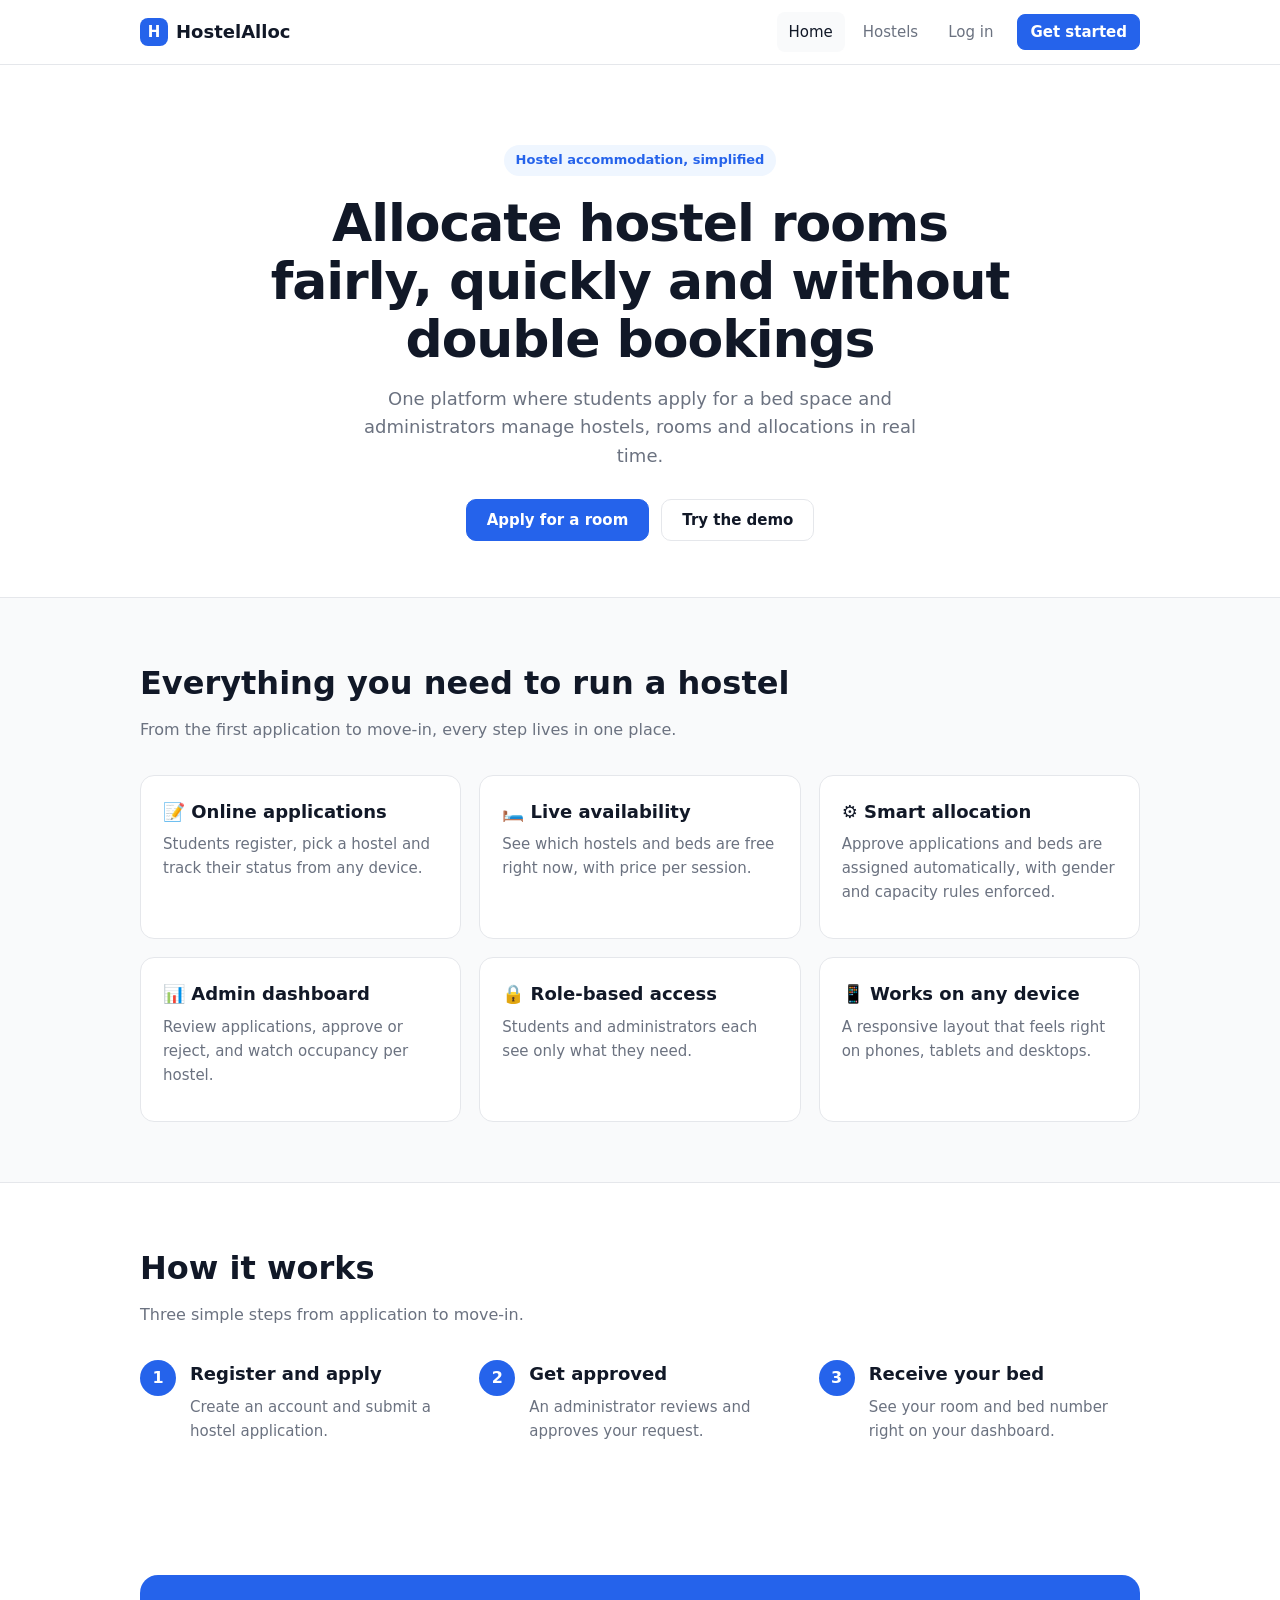
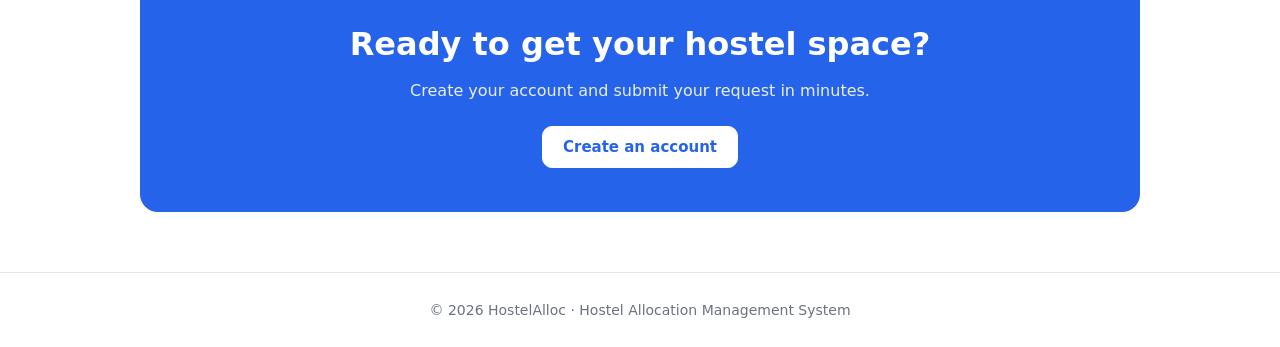
<file: index.html>
<!DOCTYPE html><html lang="en"><head><meta charset="utf-8"><meta name="viewport" content="width=device-width, initial-scale=1, viewport-fit=cover"><meta name="color-scheme" content="light"><title>HostelAlloc – Hostel Allocation Management System</title><link rel="stylesheet" href="style.css"></head><body><header id="hd"></header>
<main>
<div class="wrap hero"><span class="tag">Hostel accommodation, simplified</span>
<h1>Allocate hostel rooms fairly, quickly and without double bookings</h1>
<p class="lead">One platform where students apply for a bed space and administrators manage hostels, rooms and allocations in real time.</p>
<div class="cta"><a class="btn" href="register.html">Apply for a room</a><a class="btn ghost" href="login.html">Try the demo</a></div></div>
<section class="alt"><div class="wrap"><h2>Everything you need to run a hostel</h2><p class="sub">From the first application to move-in, every step lives in one place.</p>
<div class="grid">
<div class="card"><h3>📝 Online applications</h3><p class="m">Students register, pick a hostel and track their status from any device.</p></div>
<div class="card"><h3>🛏️ Live availability</h3><p class="m">See which hostels and beds are free right now, with price per session.</p></div>
<div class="card"><h3>⚙️ Smart allocation</h3><p class="m">Approve applications and beds are assigned automatically, with gender and capacity rules enforced.</p></div>
<div class="card"><h3>📊 Admin dashboard</h3><p class="m">Review applications, approve or reject, and watch occupancy per hostel.</p></div>
<div class="card"><h3>🔒 Role-based access</h3><p class="m">Students and administrators each see only what they need.</p></div>
<div class="card"><h3>📱 Works on any device</h3><p class="m">A responsive layout that feels right on phones, tablets and desktops.</p></div>
</div></div></section>
<section><div class="wrap"><h2>How it works</h2><p class="sub">Three simple steps from application to move-in.</p>
<div class="grid">
<div class="step"><div class="num">1</div><div><h3>Register and apply</h3><p class="m">Create an account and submit a hostel application.</p></div></div>
<div class="step"><div class="num">2</div><div><h3>Get approved</h3><p class="m">An administrator reviews and approves your request.</p></div></div>
<div class="step"><div class="num">3</div><div><h3>Receive your bed</h3><p class="m">See your room and bed number right on your dashboard.</p></div></div>
</div></div></section>
<section><div class="wrap"><div class="cb"><h2>Ready to get your hostel space?</h2><p>Create your account and submit your request in minutes.</p><a class="btn" href="register.html">Create an account</a></div></div></section>
</main>
<footer id="ft"></footer><script src="app.js"></script></body></html>
</file>
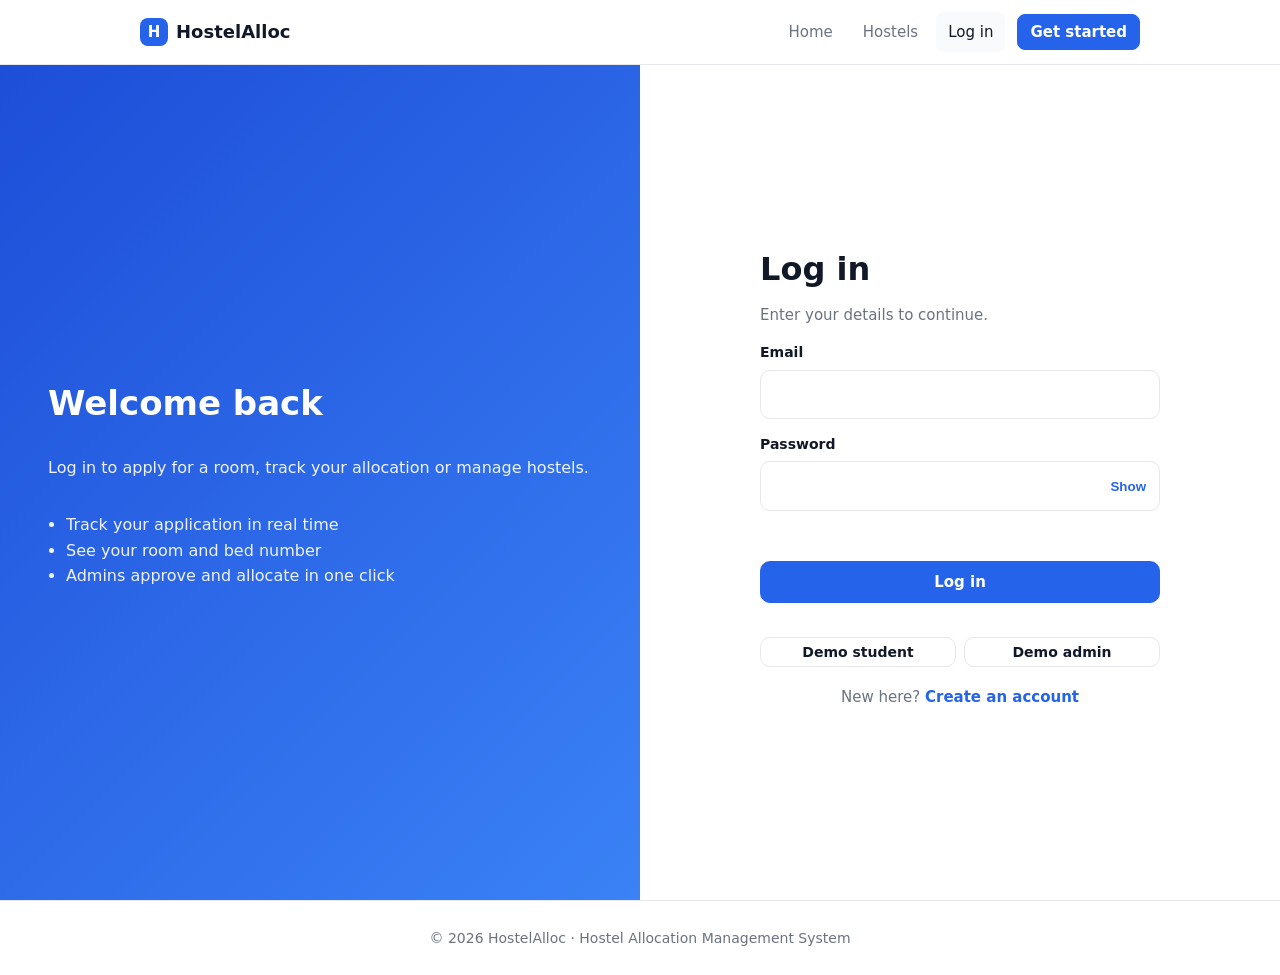
<file: admin.html>
<!DOCTYPE html><html lang="en"><head><meta charset="utf-8"><meta name="viewport" content="width=device-width, initial-scale=1, viewport-fit=cover"><meta name="color-scheme" content="light"><title>Admin – HostelAlloc</title><link rel="stylesheet" href="style.css"></head><body><header id="hd"></header>
<main class="wrap pg"><h1 style="margin:0 0 24px;max-width:none;font-size:clamp(26px,5vw,36px)">Admin dashboard</h1>
<div class="stats" id="st"></div>
<h3>Applications</h3><div class="tw" style="margin:10px 0 28px"><table><thead><tr><th>Student</th><th>Hostel</th><th>Status</th><th>Allocation</th><th>Action</th></tr></thead><tbody id="tb"></tbody></table></div>
<h3>Occupancy</h3><div class="grid" id="oc" style="margin-top:10px"></div></main>
<footer id="ft"></footer><script src="app.js"></script>
<script>
const u=guard('admin');
function render(){const A=apps(),tt=H.reduce((s,h)=>s+total(h),0),ub=H.reduce((s,h)=>s+used(h.id),0),c=s=>A.filter(a=>a.status===s).length;
st.innerHTML=[['Applications',A.length],['Pending',c('Pending')],['Approved',c('Approved')],['Beds free',tt-ub]].map(x=>'<div class="stat"><b>'+x[1]+'</b><small>'+x[0]+'</small></div>').join('');
tb.innerHTML=A.length?A.map(a=>'<tr><td>'+a.name+'<br><small class="m">'+(a.matric||'')+'</small></td><td>'+H.find(h=>h.id===a.hid).name+'</td><td><span class="badge '+a.status+'">'+a.status+'</span></td><td>'+(a.status==='Approved'?'Room '+a.room+', Bed '+a.bed:'—')+'</td><td>'+(a.status==='Pending'?'<button class="btn sm" onclick="ok('+a.id+')">Approve</button> <button class="btn ghost sm" onclick="no('+a.id+')">Reject</button>':'')+'</td></tr>').join(''):'<tr><td colspan="5" class="m">No applications yet. Log in as a student to submit one.</td></tr>';
oc.innerHTML=H.map(h=>'<div class="card"><div class="row"><h3>'+h.name+'</h3><span class="badge">'+h.type+'</span></div><div class="bar"><i style="width:'+Math.round(used(h.id)/total(h)*100)+'%"></i></div><p class="m" style="margin:0">'+used(h.id)+' / '+total(h)+' beds occupied</p></div>').join('')}
function ok(id){approve(id);render()}
function no(id){const A=apps();A.find(x=>x.id===id).status='Rejected';db.set('apps',A);render()}
if(u)render();
</script></body></html>
</file>
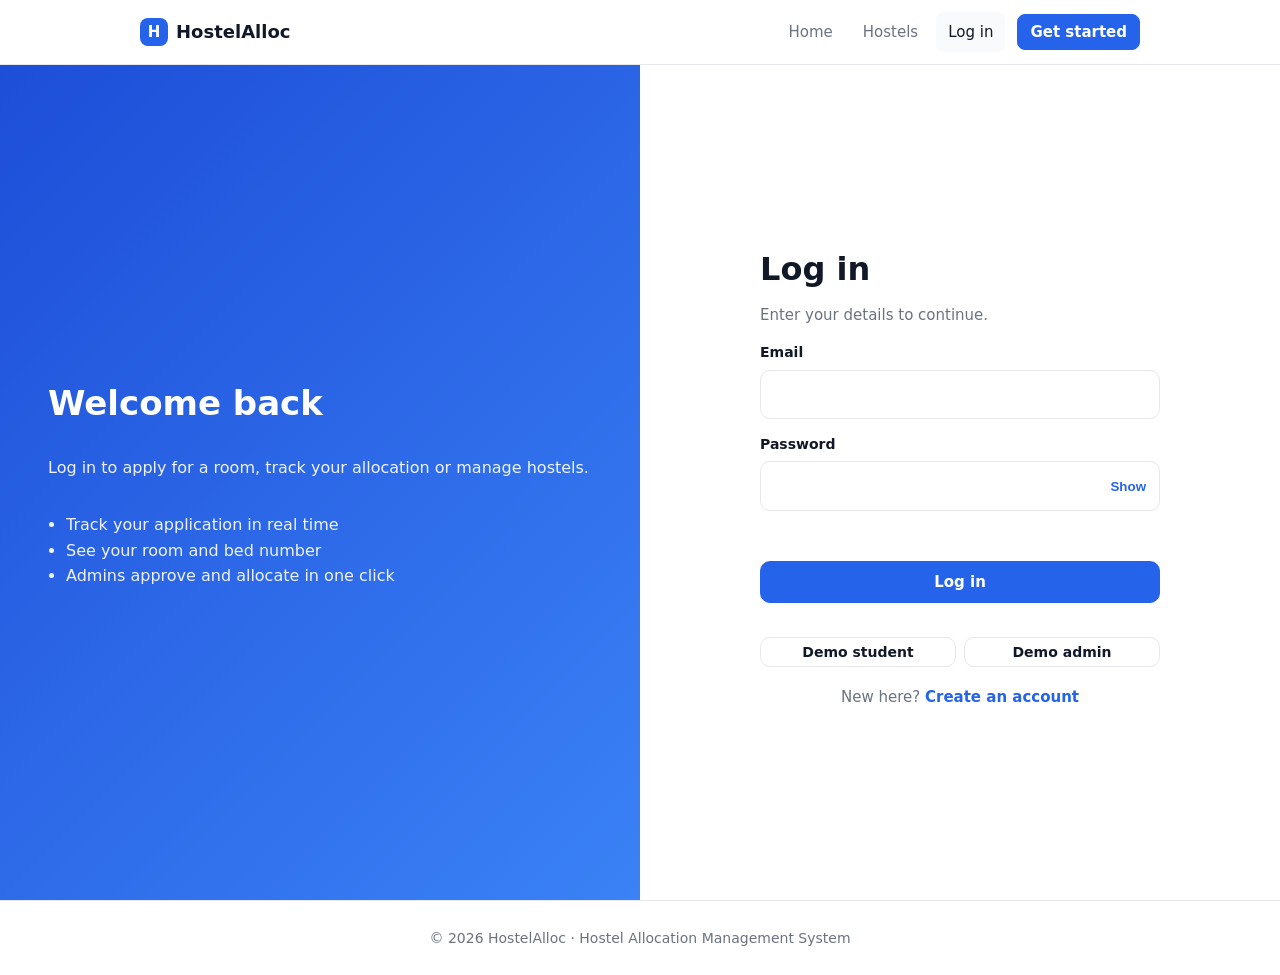
<file: dashboard.html>
<!DOCTYPE html><html lang="en"><head><meta charset="utf-8"><meta name="viewport" content="width=device-width, initial-scale=1, viewport-fit=cover"><meta name="color-scheme" content="light"><title>Dashboard – HostelAlloc</title><link rel="stylesheet" href="style.css"></head><body><header id="hd"></header>
<main class="wrap pg"><h1 id="hi" style="margin:0 0 24px;max-width:none;font-size:clamp(26px,5vw,36px)"></h1><div class="grid" id="d"></div></main>
<footer id="ft"></footer><script src="app.js"></script>
<script>
const u=guard('student');
function render(){
const a=apps().find(x=>x.uid===u.id&&x.status!=='Cancelled');
hi.textContent='Hello, '+u.name.split(' ')[0]+' 👋';
let s='<div class="card"><h3>Your profile</h3><p class="m">'+u.name+'<br>'+(u.matric||'—')+' · '+u.gender+'<br>'+u.email+'</p></div>';
if(!a){const o=H.filter(h=>h.type===u.gender&&total(h)>used(h.id));
s+='<div class="card"><h3>Apply for a room</h3>'+(o.length?'<label for="ph">Preferred hostel</label><select id="ph">'+o.map(h=>'<option value="'+h.id+'">'+h.name+' ('+money(h.price)+')</option>').join('')+'</select><button class="btn" style="margin-top:16px" onclick="apply()">Submit application</button>':'<p class="m">No hostels with free beds are available for you right now.</p>')+'</div>'}
else{const h=H.find(x=>x.id===a.hid);
s+='<div class="card"><h3>Application status</h3><span class="badge '+a.status+'">'+a.status+'</span><p class="m">'+h.name+'<br>Applied '+a.date+'</p>'+(a.status!=='Approved'?'<button class="btn ghost sm" onclick="cancel()">'+(a.status==='Pending'?'Cancel application':'Apply again')+'</button>':'')+'</div>';
if(a.status==='Approved')s+='<div class="card hl"><h3>Your allocation</h3><p class="big">Room '+a.room+', Bed '+a.bed+'</p><p class="m">'+h.name+' · '+money(h.price)+' / session</p></div>'}
d.innerHTML=s}
function apply(){const A=apps();A.push({id:Date.now(),uid:u.id,name:u.name,matric:u.matric,hid:+ph.value,status:'Pending',date:new Date().toLocaleDateString()});db.set('apps',A);render()}
function cancel(){const A=apps();A.forEach(x=>{if(x.uid===u.id&&x.status!=='Approved')x.status='Cancelled'});db.set('apps',A);render()}
if(u)render();
</script></body></html>
</file>
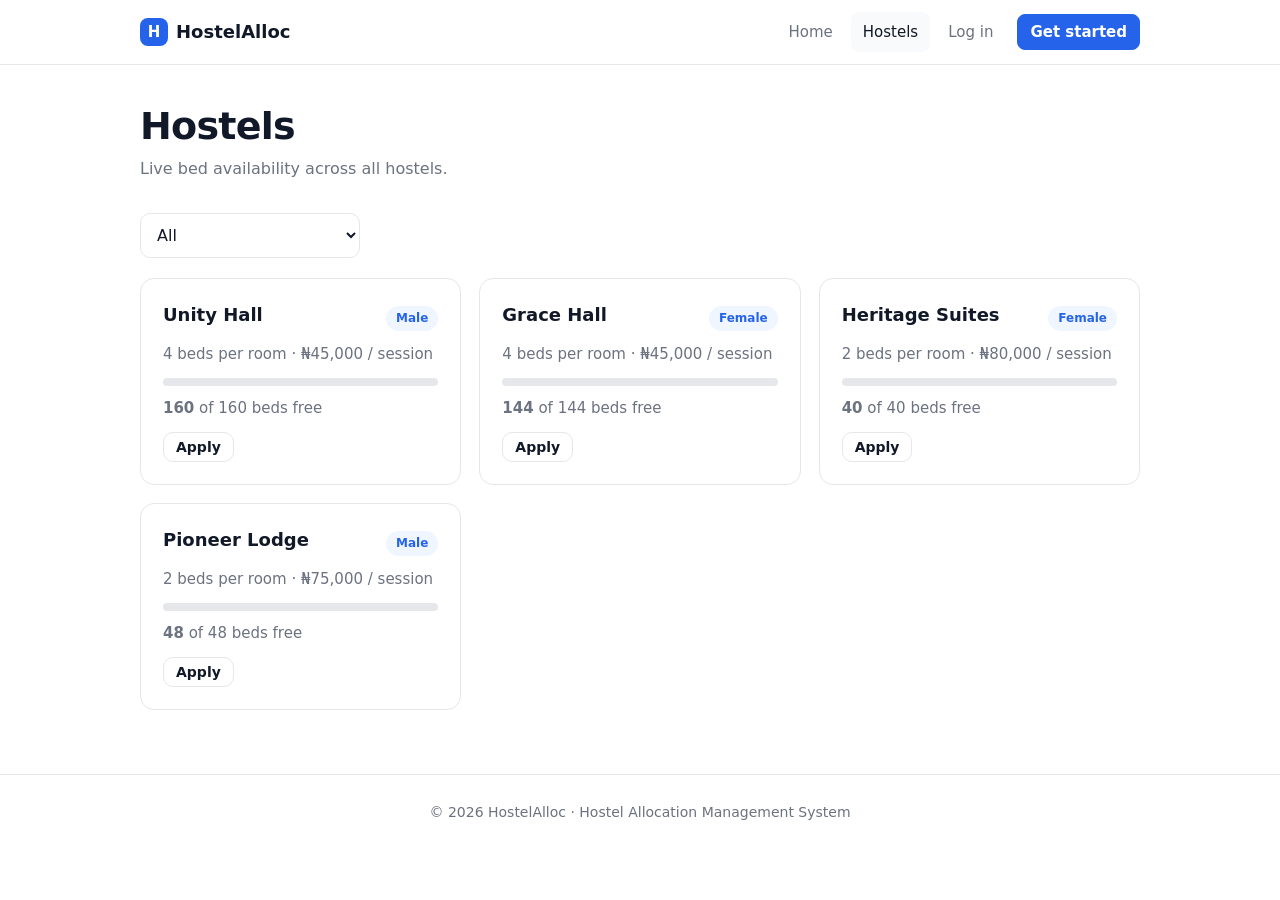
<file: hostels.html>
<!DOCTYPE html><html lang="en"><head><meta charset="utf-8"><meta name="viewport" content="width=device-width, initial-scale=1, viewport-fit=cover"><meta name="color-scheme" content="light"><title>Hostels – HostelAlloc</title><link rel="stylesheet" href="style.css"></head><body><header id="hd"></header>
<main class="wrap pg"><h1 style="margin:0 0 8px;max-width:none;font-size:clamp(28px,5vw,38px)">Hostels</h1><p class="sub">Live bed availability across all hostels.</p>
<div style="max-width:220px;margin-bottom:20px"><select id="fl" aria-label="Filter"><option>All</option><option>Male</option><option>Female</option></select></div>
<div class="grid" id="g"></div></main>
<footer id="ft"></footer><script src="app.js"></script>
<script>
function draw(t){g.innerHTML=H.filter(h=>t==='All'||h.type===t).map(h=>{const n=used(h.id),T=total(h);return '<div class="card"><div class="row"><h3>'+h.name+'</h3><span class="badge">'+h.type+'</span></div><p class="m">'+h.cap+' beds per room · '+money(h.price)+' / session</p><div class="bar"><i style="width:'+Math.round(n/T*100)+'%"></i></div><p class="m"><b>'+(T-n)+'</b> of '+T+' beds free</p><a class="btn ghost sm" href="dashboard.html">Apply</a></div>'}).join('')}
fl.onchange=()=>draw(fl.value);draw('All');
</script></body></html>
</file>
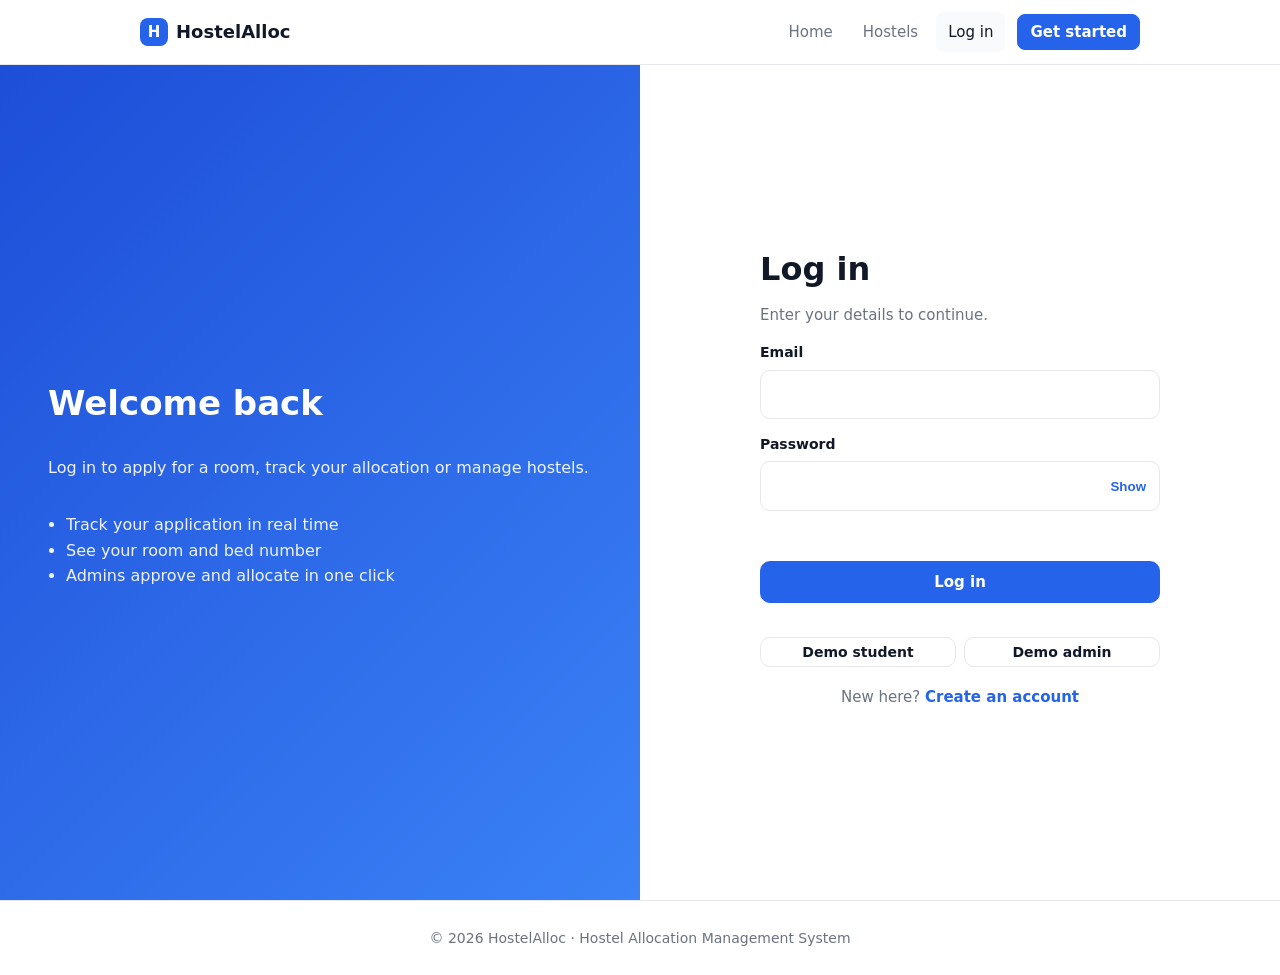
<file: login.html>
<!DOCTYPE html><html lang="en"><head><meta charset="utf-8"><meta name="viewport" content="width=device-width, initial-scale=1, viewport-fit=cover"><meta name="color-scheme" content="light"><title>Log in – HostelAlloc</title><link rel="stylesheet" href="style.css"></head><body><header id="hd"></header>
<main class="auth"><div class="side"><h2>Welcome back</h2><p>Log in to apply for a room, track your allocation or manage hostels.</p><ul><li>Track your application in real time</li><li>See your room and bed number</li><li>Admins approve and allocate in one click</li></ul></div>
<div class="fs"><form id="f" class="box"><h2>Log in</h2><p class="m">Enter your details to continue.</p>
<label for="em">Email</label><input id="em" type="email" autocomplete="email" required>
<label for="pw">Password</label><div class="pwr"><input id="pw" type="password" autocomplete="current-password" required><button type="button" id="tp">Show</button></div>
<p class="err" id="msg" role="alert"></p>
<button class="btn w">Log in</button>
<div class="demo"><button type="button" class="btn ghost sm" onclick="demo('student')">Demo student</button><button type="button" class="btn ghost sm" onclick="demo('admin')">Demo admin</button></div>
<p class="m" style="text-align:center;margin-top:18px">New here? <a href="register.html" style="color:var(--ac);font-weight:600">Create an account</a></p></form></div></main>
<footer id="ft"></footer><script src="app.js"></script>
<script>
f.onsubmit=e=>{e.preventDefault();const u=login(em.value,pw.value);if(!u){msg.textContent='Incorrect email or password.';return}location.href=u.role==='admin'?'admin.html':'dashboard.html'};
function demo(r){em.value=r+'@demo.com';pw.value='demo1234'}
tp.onclick=()=>{pw.type=pw.type==='password'?'text':'password';tp.textContent=pw.type==='password'?'Show':'Hide'};
</script></body></html>
</file>
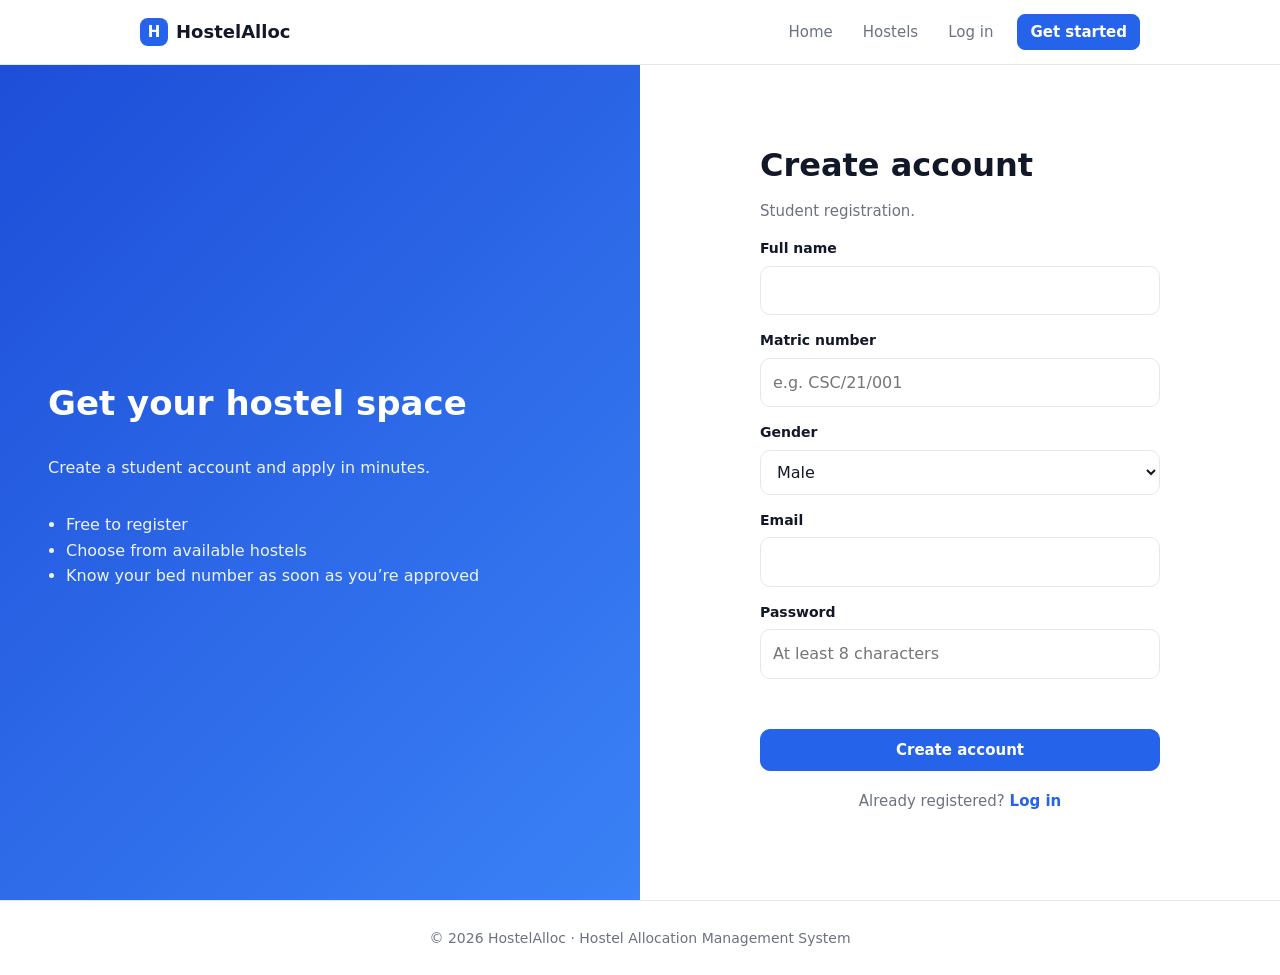
<file: register.html>
<!DOCTYPE html><html lang="en"><head><meta charset="utf-8"><meta name="viewport" content="width=device-width, initial-scale=1, viewport-fit=cover"><meta name="color-scheme" content="light"><title>Register – HostelAlloc</title><link rel="stylesheet" href="style.css"></head><body><header id="hd"></header>
<main class="auth"><div class="side"><h2>Get your hostel space</h2><p>Create a student account and apply in minutes.</p><ul><li>Free to register</li><li>Choose from available hostels</li><li>Know your bed number as soon as you’re approved</li></ul></div>
<div class="fs"><form id="f" class="box"><h2>Create account</h2><p class="m">Student registration.</p>
<label for="nm">Full name</label><input id="nm" required>
<label for="mt">Matric number</label><input id="mt" placeholder="e.g. CSC/21/001" required>
<label for="gd">Gender</label><select id="gd"><option>Male</option><option>Female</option></select>
<label for="em">Email</label><input id="em" type="email" required>
<label for="pw">Password</label><input id="pw" type="password" minlength="8" placeholder="At least 8 characters" required>
<p class="err" id="msg" role="alert"></p>
<button class="btn w">Create account</button>
<p class="m" style="text-align:center;margin-top:18px">Already registered? <a href="login.html" style="color:var(--ac);font-weight:600">Log in</a></p></form></div></main>
<footer id="ft"></footer><script src="app.js"></script>
<script>
f.onsubmit=e=>{e.preventDefault();const U=users(),m=em.value.trim().toLowerCase();if(U.some(u=>u.email===m)){msg.textContent='That email is already registered.';return}const u={id:Date.now(),name:nm.value.trim(),matric:mt.value.trim(),gender:gd.value,email:m,pw:pw.value,role:'student'};U.push(u);db.set('users',U);db.set('me',u.id);location.href='dashboard.html'};
</script></body></html>
</file>
<file: style.css>
:root{--ink:#111827;--mu:#6b7280;--ln:#e5e7eb;--so:#f9fafb;--ac:#2563eb;--as:#eff6ff;box-sizing:border-box;padding-top:env(safe-area-inset-top,0px);padding-bottom:env(safe-area-inset-bottom,0px)}
*,*::before,*::after{box-sizing:inherit}
html{scroll-behavior:smooth;scroll-padding-top:env(safe-area-inset-top,0px)}
body{margin:0;background:#fff;color:var(--ink);font:16px/1.6 system-ui,-apple-system,"Segoe UI",Roboto,Helvetica,Arial,sans-serif}
body::before{content:"";position:fixed;inset:0 0 auto;height:env(safe-area-inset-top,0px);background:#fff;z-index:10}
a{color:inherit;text-decoration:none}
.wrap{max-width:1040px;margin:0 auto;padding:0 20px}
header{position:sticky;top:env(safe-area-inset-top,0px);background:#fff;border-bottom:1px solid var(--ln);z-index:5}
.nav{display:flex;align-items:center;justify-content:space-between;height:64px;position:relative}
.logo{font-weight:700;font-size:18px;display:flex;gap:8px;align-items:center}
.logo span{background:var(--ac);color:#fff;border-radius:8px;width:28px;height:28px;display:grid;place-items:center;font-size:15px}
.links{display:flex;gap:6px;align-items:center}
.links a{padding:8px 12px;border-radius:8px;color:var(--mu);font-size:15px}
.links a:hover,.links a.on{color:var(--ink);background:var(--so)}
.links a.btn{color:#fff;margin-left:6px}
.links a.btn:hover{background:#1d4ed8;color:#fff}
.mb{display:none;background:none;border:1px solid var(--ln);border-radius:8px;font-size:20px;padding:4px 10px;cursor:pointer}
.btn{display:inline-block;background:var(--ac);color:#fff;padding:11px 20px;border-radius:10px;font:600 15px system-ui,sans-serif;border:1px solid var(--ac);cursor:pointer}
.btn:hover{background:#1d4ed8}
.btn.ghost{background:#fff;color:var(--ink);border-color:var(--ln)}
.btn.ghost:hover{background:var(--so)}
.btn.sm{padding:6px 12px;font-size:14px}
.btn.w{width:100%}
.hero{padding:80px 0 56px;text-align:center}
.tag{display:inline-block;background:var(--as);color:var(--ac);font-size:13px;font-weight:600;padding:5px 12px;border-radius:999px;margin-bottom:18px}
h1{font-size:clamp(30px,6vw,52px);line-height:1.12;margin:0 auto 16px;max-width:760px;letter-spacing:-.02em}
h2{font-size:clamp(24px,4vw,32px);margin:0 0 8px}
h3{margin:0 0 6px;font-size:18px}
.lead{font-size:18px;max-width:600px;margin:0 auto 28px;color:var(--mu)}
.m{color:var(--mu);font-size:15px;margin:6px 0 12px}
.cta{display:flex;gap:12px;justify-content:center;flex-wrap:wrap}
.grid{display:grid;grid-template-columns:repeat(auto-fit,minmax(260px,1fr));gap:18px}
.stats{display:grid;grid-template-columns:repeat(auto-fit,minmax(140px,1fr));gap:14px;margin:0 0 24px}
.stat{border:1px solid var(--ln);border-radius:14px;padding:18px}
.stat b{display:block;font-size:28px;color:var(--ac)}
.stat small{color:var(--mu)}
.card{background:#fff;border:1px solid var(--ln);border-radius:14px;padding:22px}
.card.hl{background:var(--as);border-color:#bfdbfe}
.big{font-size:26px;font-weight:700;margin:4px 0;color:var(--ac)}
.row{display:flex;justify-content:space-between;align-items:center;gap:8px}
section{padding:60px 0}
.alt{background:var(--so);border-block:1px solid var(--ln)}
.pg{padding:40px 20px 64px}
.sub{color:var(--mu);margin:0 0 32px}
.badge{display:inline-block;font-size:12px;font-weight:600;padding:3px 10px;border-radius:999px;background:var(--as);color:var(--ac)}
.badge.Approved{background:#dcfce7;color:#166534}
.badge.Pending{background:#fef3c7;color:#92400e}
.badge.Rejected{background:#fee2e2;color:#991b1b}
.bar{height:8px;background:var(--ln);border-radius:99px;overflow:hidden;margin:10px 0}
.bar i{display:block;height:100%;background:var(--ac)}
.step{display:flex;gap:14px}
.num{flex:none;width:36px;height:36px;border-radius:50%;background:var(--ac);color:#fff;display:grid;place-items:center;font-weight:700}
.cb{background:var(--ac);color:#fff;border-radius:18px;padding:44px 20px;text-align:center}
.cb p{margin:0 auto 22px;max-width:460px;opacity:.9}
.cb .btn{background:#fff;color:var(--ac);border-color:#fff}
label{display:block;font-size:14px;font-weight:600;margin:14px 0 6px}
input,select{width:100%;padding:11px 12px;border:1px solid var(--ln);border-radius:10px;font:inherit;background:#fff;color:var(--ink)}
input:focus,select:focus{outline:2px solid var(--ac);outline-offset:1px;border-color:var(--ac)}
.pwr{position:relative}
.pwr button{position:absolute;right:8px;top:50%;transform:translateY(-50%);background:none;border:0;color:var(--ac);font-weight:600;cursor:pointer}
.err{color:#dc2626;font-size:14px;min-height:20px;margin:10px 0 0}
.auth{display:grid;grid-template-columns:1fr 1fr;min-height:calc(100vh - 65px)}
.side{background:linear-gradient(135deg,#1d4ed8,#3b82f6);color:#fff;padding:56px 48px;display:flex;flex-direction:column;justify-content:center}
.side h2{font-size:34px}
.side p,.side li{opacity:.92}
.side ul{padding-left:18px;margin:16px 0 0}
.fs{display:flex;align-items:center;justify-content:center;padding:40px 20px}
.box{width:100%;max-width:400px}
.box .btn{margin-top:20px}
.demo{display:flex;gap:8px;margin-top:14px}
.demo button{flex:1;margin:0}
.tw{overflow-x:auto;border:1px solid var(--ln);border-radius:14px}
table{width:100%;border-collapse:collapse;min-width:640px}
th,td{text-align:left;padding:12px 14px;border-bottom:1px solid var(--ln);font-size:15px}
th{background:var(--so);font-size:13px;color:var(--mu)}
tr:last-child td{border:0}
footer{border-top:1px solid var(--ln);padding:26px 0;color:var(--mu);font-size:14px;text-align:center}
@media(max-width:720px){.mb{display:block}.links{display:none;position:absolute;top:64px;left:0;right:0;background:#fff;flex-direction:column;align-items:stretch;padding:12px 20px;border-bottom:1px solid var(--ln)}.nav.open .links{display:flex}.links a.btn{margin:6px 0 0;text-align:center}.auth{grid-template-columns:1fr}.side{display:none}.hero{padding:48px 0 32px}section{padding:44px 0}}
</file>
